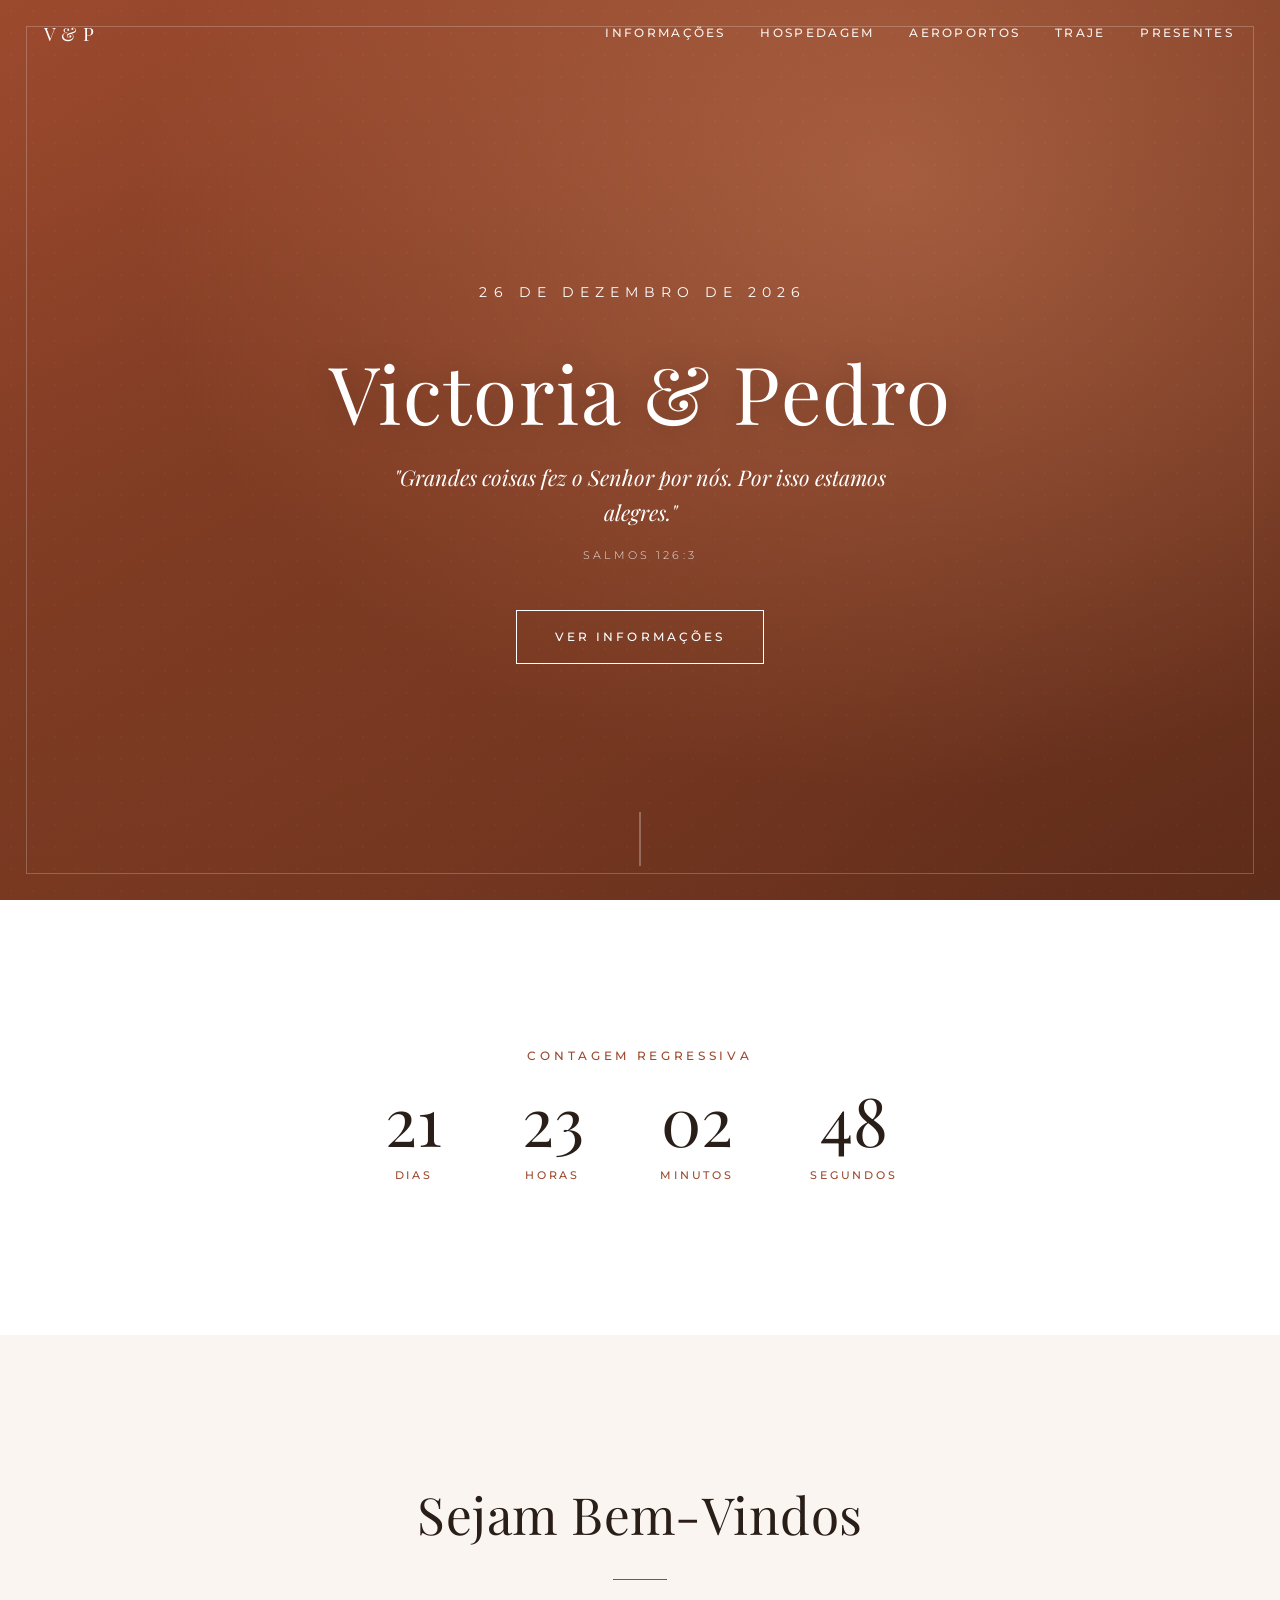
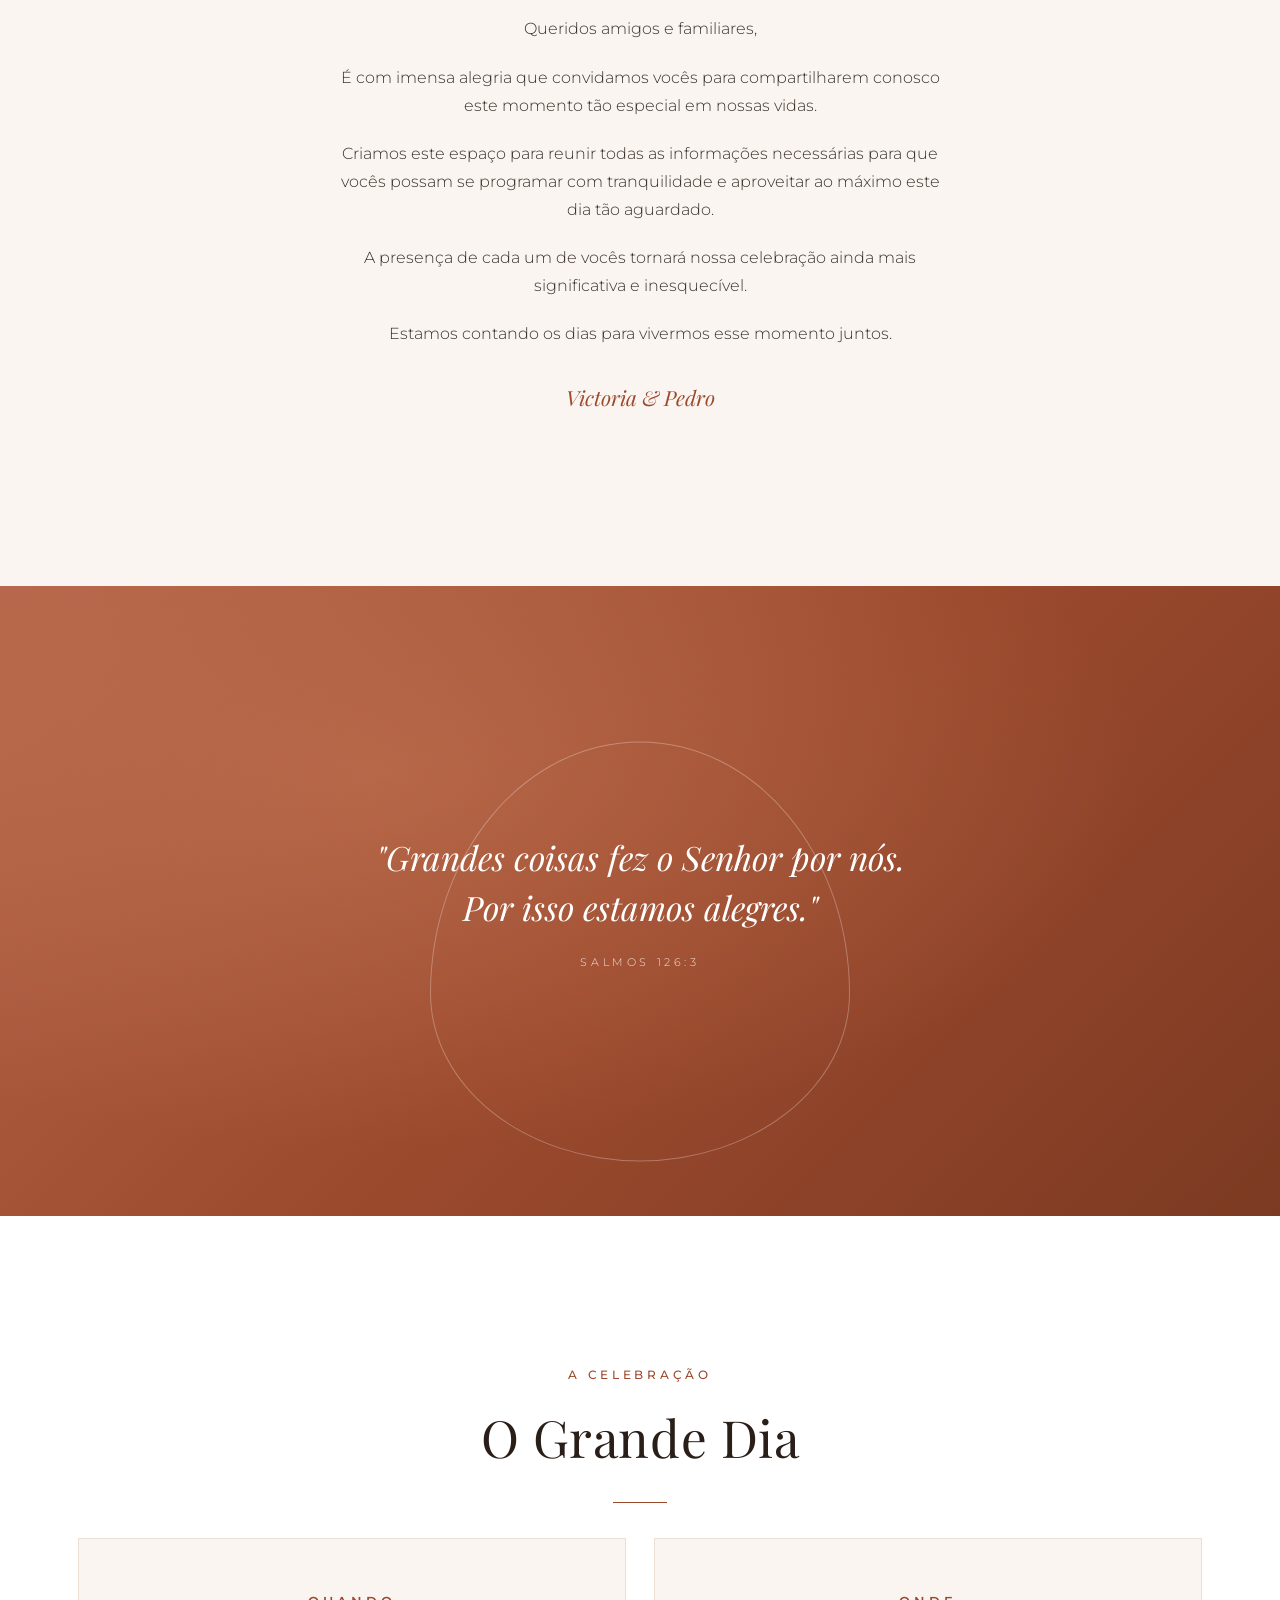
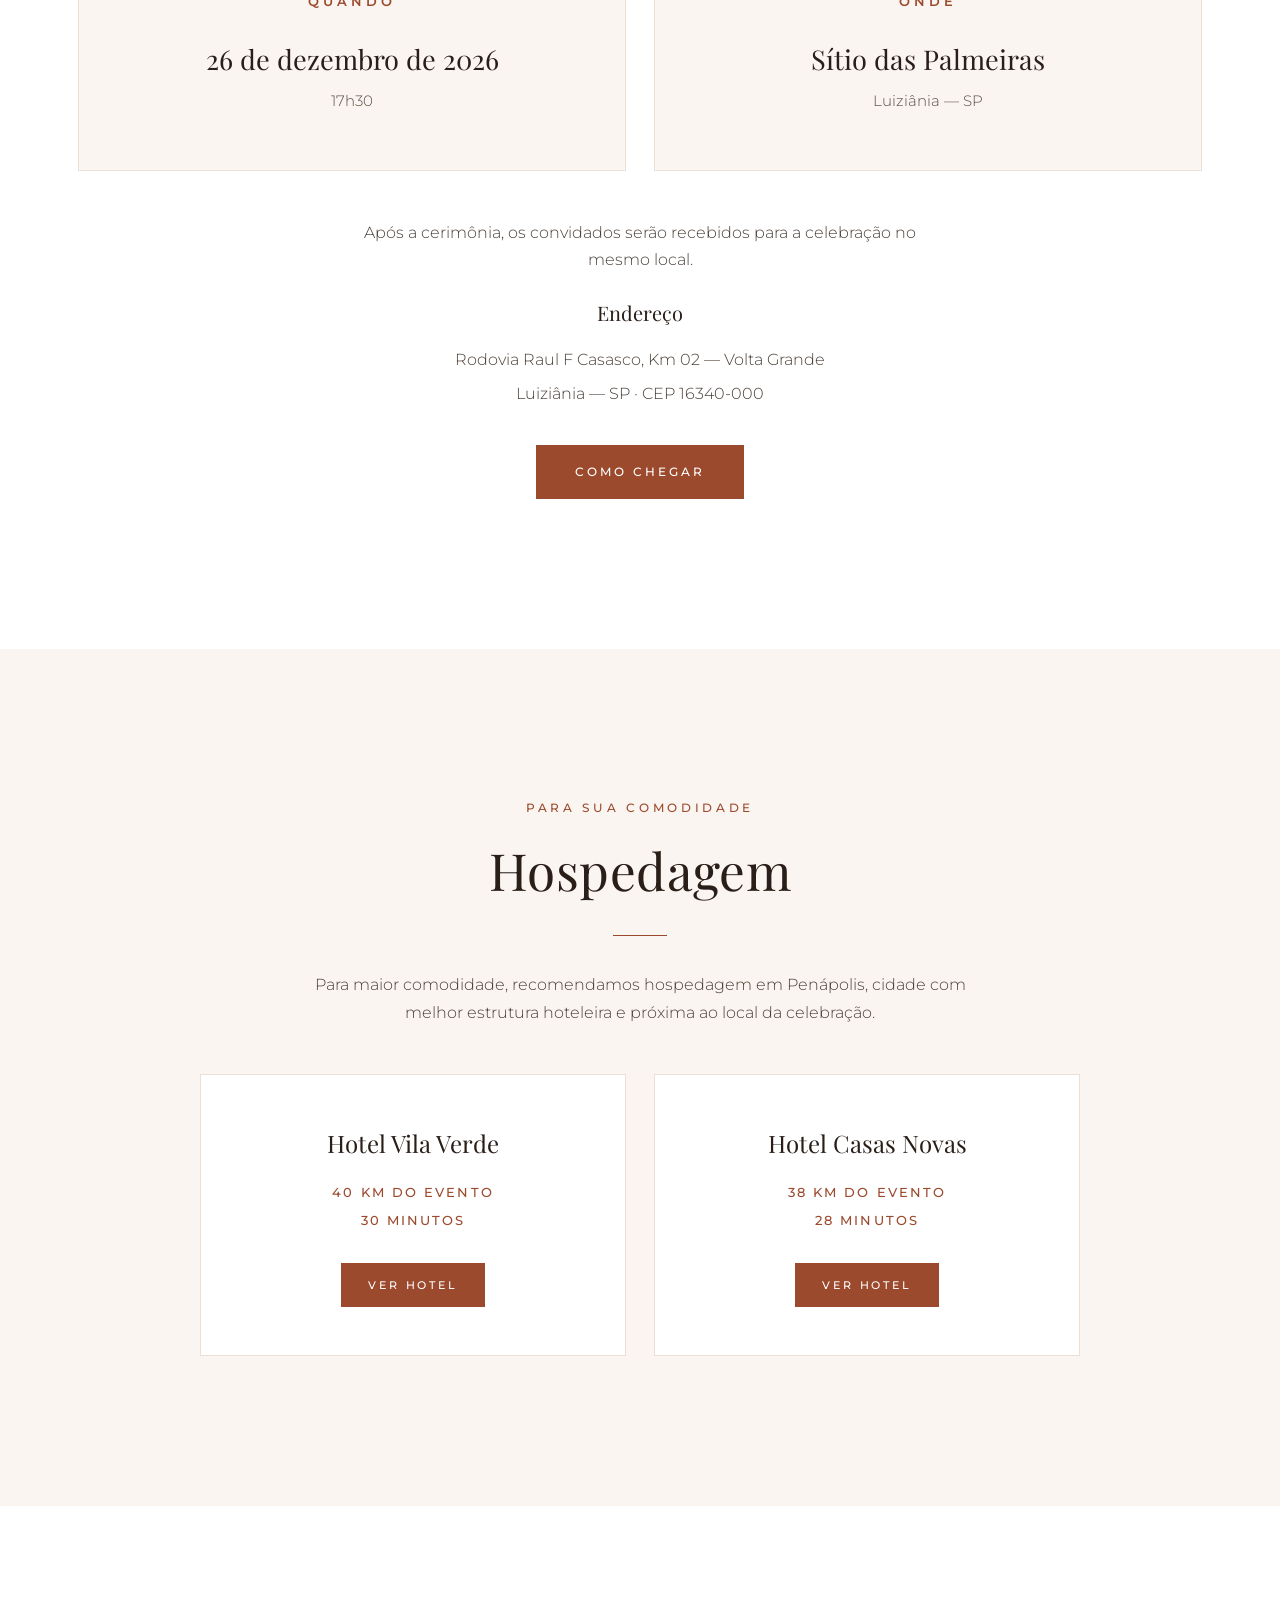
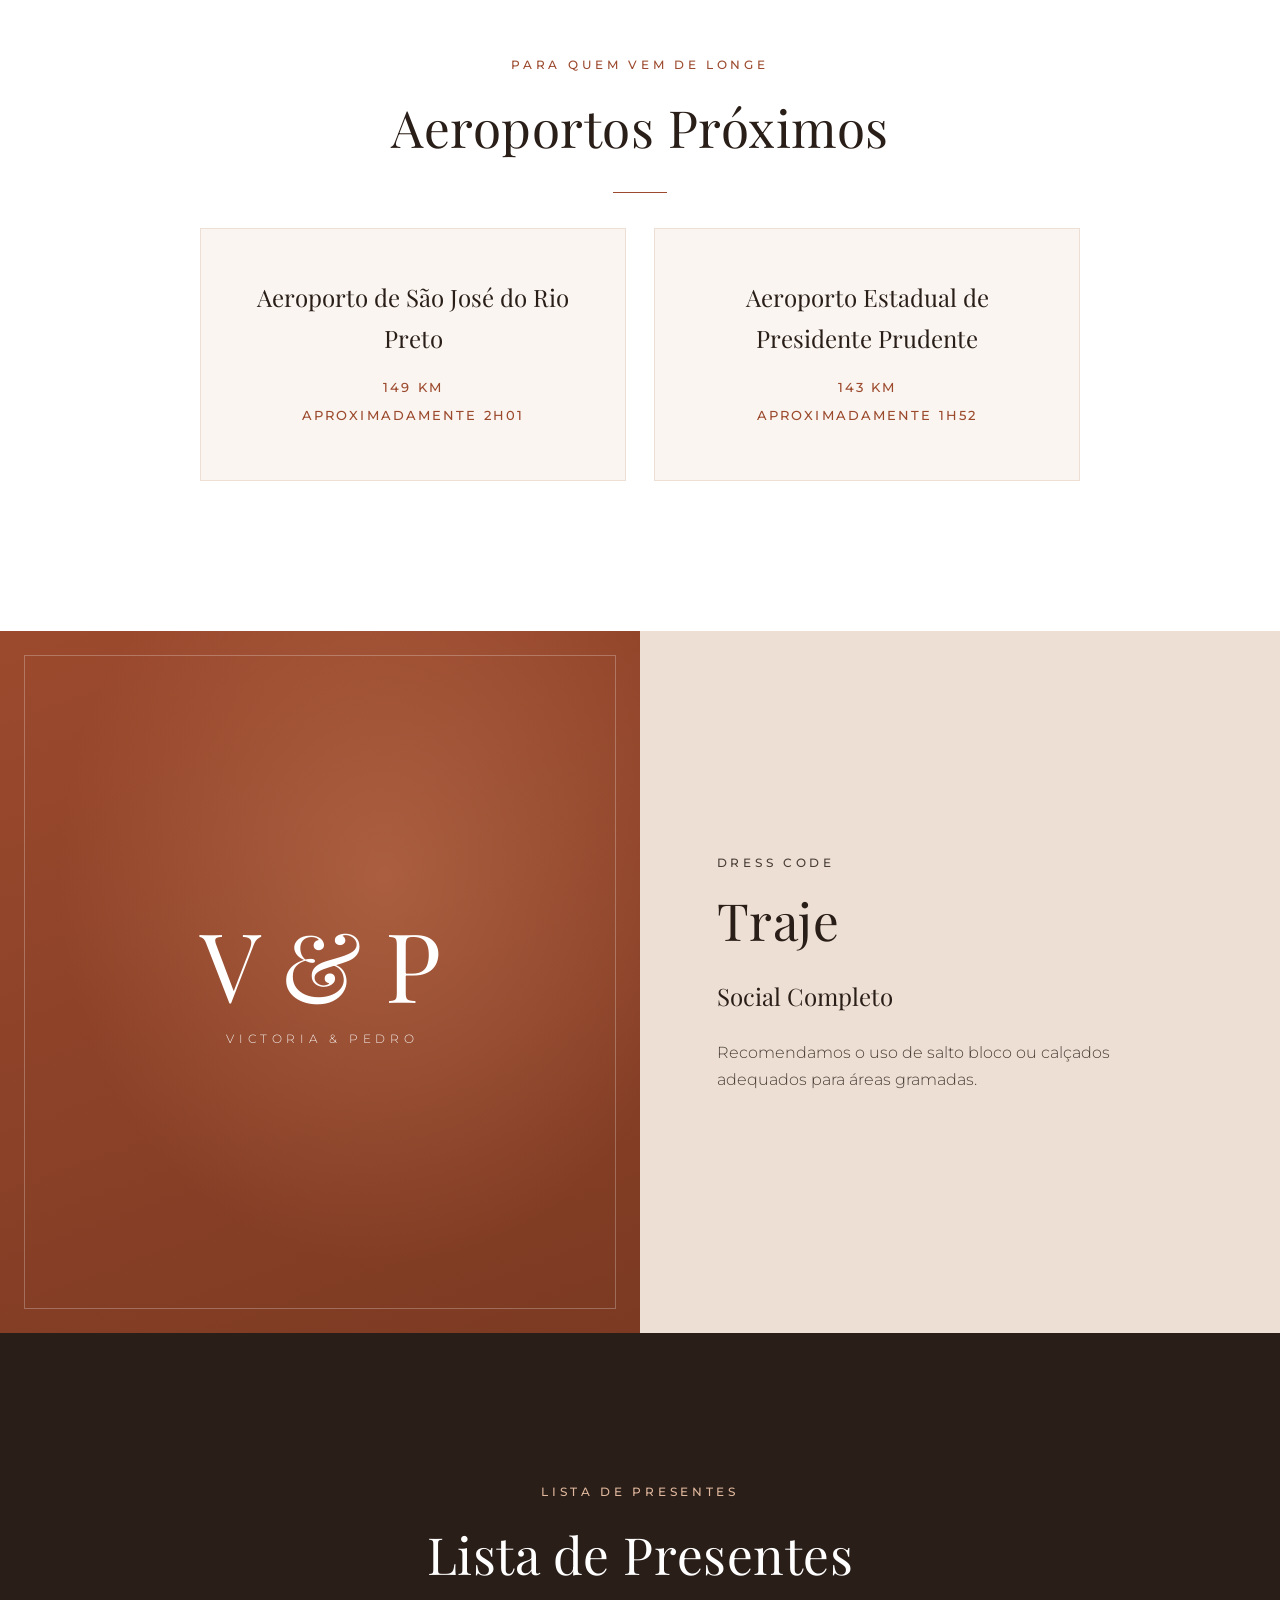
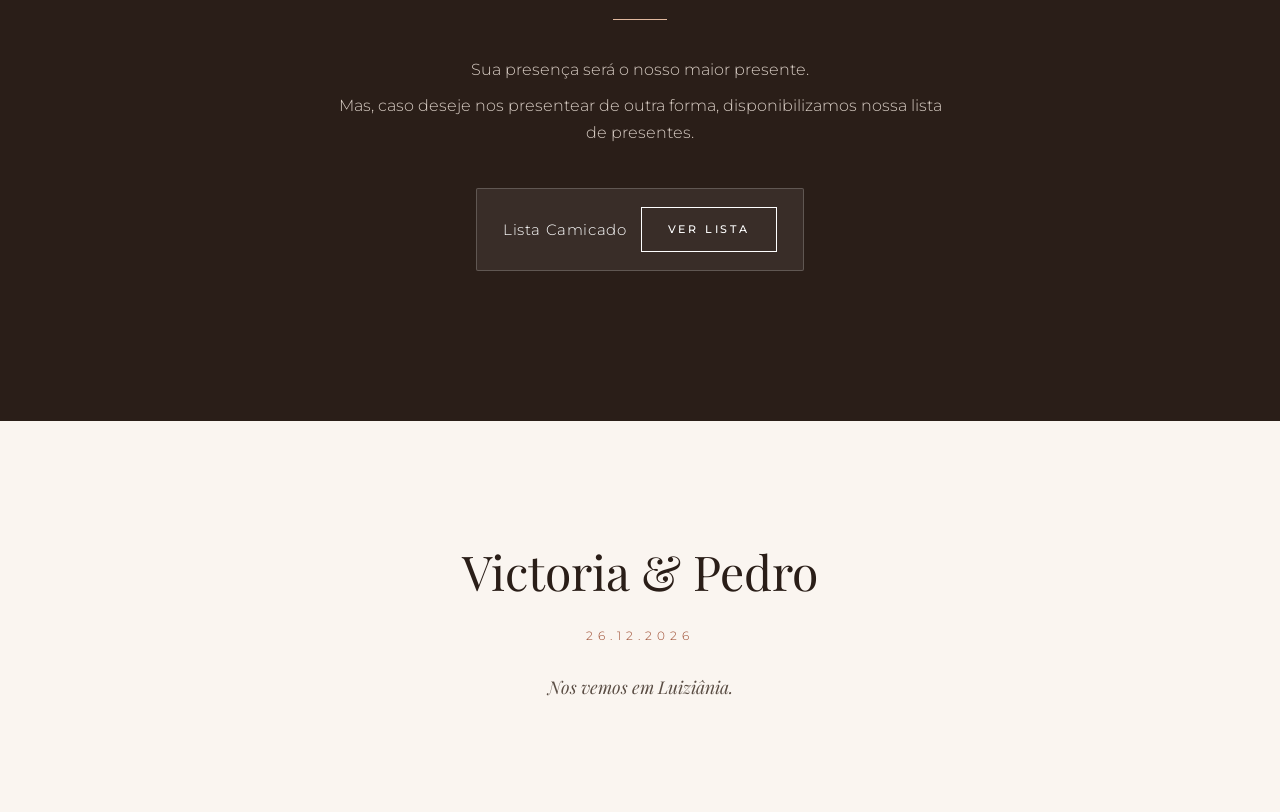
<file: index.html>
<!DOCTYPE html>
<html lang="pt-BR">
<head>
  <meta charset="UTF-8">
  <meta name="viewport" content="width=device-width, initial-scale=1.0, viewport-fit=cover">

  <!-- ===================== SEO PRIMÁRIO ===================== -->
  <title>Victoria & Pedro · 26 de dezembro de 2026</title>
  <meta name="description" content="Victoria & Pedro vão se casar no dia 26 de dezembro de 2026, no Sítio das Palmeiras, em Luiziânia - SP. Confira todas as informações da celebração.">
  <meta name="author" content="Victoria & Pedro">
  <meta name="theme-color" content="#9C4A2E">
  <link rel="canonical" href="https://victoriaepedro.com.br/">

  <!-- ===================== OPEN GRAPH ===================== -->
  <meta property="og:type" content="website">
  <meta property="og:locale" content="pt_BR">
  <meta property="og:site_name" content="Victoria & Pedro">
  <meta property="og:title" content="Victoria & Pedro · 26 de dezembro de 2026">
  <meta property="og:description" content="Casamento de Victoria & Pedro no Sítio das Palmeiras, Luiziânia - SP. Veja data, local, hospedagem e mais.">
  <meta property="og:url" content="https://victoriaepedro.com.br/">
  <!-- Substitua pela imagem de compartilhamento (1200x630px) quando disponível -->
  <meta property="og:image" content="https://victoriaepedro.com.br/assets/og-image.jpg">
  <meta property="og:image:width" content="1200">
  <meta property="og:image:height" content="630">
  <meta property="og:image:alt" content="Victoria & Pedro — 26 de dezembro de 2026">

  <!-- ===================== TWITTER CARDS ===================== -->
  <meta name="twitter:card" content="summary_large_image">
  <meta name="twitter:title" content="Victoria & Pedro · 26 de dezembro de 2026">
  <meta name="twitter:description" content="Casamento de Victoria & Pedro no Sítio das Palmeiras, Luiziânia - SP.">
  <meta name="twitter:image" content="https://victoriaepedro.com.br/assets/og-image.jpg">
  <meta name="twitter:image:alt" content="Victoria & Pedro — 26 de dezembro de 2026">

  <!--
    ===================== FAVICON =====================
    Substitua os arquivos abaixo na pasta /assets/ pelos seus ícones.
    Gere o conjunto em https://realfavicongenerator.net e troque os caminhos.
  -->
  <link rel="icon" href="/assets/favicon.ico" sizes="any">
  <link rel="icon" type="image/svg+xml" href="/assets/favicon.svg">
  <link rel="apple-touch-icon" href="/assets/apple-touch-icon.png">
  <link rel="manifest" href="/assets/site.webmanifest">

  <!-- ===================== STRUCTURED DATA (Event) ===================== -->
  <script type="application/ld+json">
  {
    "@context": "https://schema.org",
    "@type": "Event",
    "name": "Casamento de Victoria & Pedro",
    "startDate": "2026-12-26T17:30:00-03:00",
    "eventStatus": "https://schema.org/EventScheduled",
    "eventAttendanceMode": "https://schema.org/OfflineEventAttendanceMode",
    "location": {
      "@type": "Place",
      "name": "Sítio das Palmeiras",
      "address": {
        "@type": "PostalAddress",
        "streetAddress": "Rodovia Raul F Casasco, Km 02 - Volta Grande",
        "addressLocality": "Luiziânia",
        "addressRegion": "SP",
        "postalCode": "16340-000",
        "addressCountry": "BR"
      }
    },
    "organizer": { "@type": "Person", "name": "Victoria & Pedro" }
  }
  </script>

  <!-- ===================== FONTES ===================== -->
  <link rel="preconnect" href="https://fonts.googleapis.com">
  <link rel="preconnect" href="https://fonts.gstatic.com" crossorigin>
  <link href="https://fonts.googleapis.com/css2?family=Playfair+Display:ital,wght@0,400;0,500;0,600;1,400&family=Montserrat:wght@300;400;500;600&display=swap" rel="stylesheet">

  <!-- ===================== ESTILOS ===================== -->
  <link rel="stylesheet" href="style.css">
</head>

<body>
  <!-- Pular para o conteúdo (acessibilidade por teclado) -->
  <a href="#main" class="skip-link">Pular para o conteúdo</a>

  <!-- ============================ NAVBAR ============================ -->
  <header>
    <nav class="nav" id="nav" aria-label="Navegação principal">
      <a href="#top" class="nav__brand" aria-label="Victoria e Pedro — início">V &amp; P</a>

      <ul class="nav__links" id="nav-links">
        <li><a href="#info">Informações</a></li>
        <li><a href="#hospedagem">Hospedagem</a></li>
        <li><a href="#aeroportos">Aeroportos</a></li>
        <li><a href="#traje">Traje</a></li>
        <li><a href="#presentes">Presentes</a></li>
      </ul>

      <button class="nav__toggle" id="nav-toggle"
              aria-label="Abrir menu" aria-expanded="false" aria-controls="nav-links">
        <span></span><span></span><span></span>
      </button>
    </nav>
  </header>

  <main id="main">
    <!-- ============================ HERO ============================ -->
    <section class="hero" id="top" aria-labelledby="hero-names">
      <div class="hero__bg" aria-hidden="true"></div>
      <div class="hero__content">
        <p class="hero__date anim a1">26 de dezembro de 2026</p>
        <h1 class="hero__names anim a2" id="hero-names">Victoria &amp; Pedro</h1>
        <p class="hero__verse anim a3">
          "Grandes coisas fez o Senhor por nós. Por isso estamos alegres."
          <span class="hero__ref">Salmos 126:3</span>
        </p>
        <a href="#info" class="btn btn--light anim a4">Ver Informações</a>
      </div>
      <div class="scroll-cue" aria-hidden="true"></div>
    </section>

    <!-- ====================== CONTAGEM REGRESSIVA ====================== -->
    <section class="countdown pad" id="info" aria-labelledby="countdown-title">
      <div class="container center">
        <h2 class="eyebrow" id="countdown-title">Contagem Regressiva</h2>
        <!-- aria-live para leitores de tela -->
        <div class="count-grid reveal d1" role="timer" aria-live="polite"
             aria-label="Tempo restante para o casamento">
          <div class="count-item">
            <div class="count-num" id="cd-days">00</div>
            <div class="count-label">Dias</div>
          </div>
          <div class="count-item">
            <div class="count-num" id="cd-hours">00</div>
            <div class="count-label">Horas</div>
          </div>
          <div class="count-item">
            <div class="count-num" id="cd-mins">00</div>
            <div class="count-label">Minutos</div>
          </div>
          <div class="count-item">
            <div class="count-num" id="cd-secs">00</div>
            <div class="count-label">Segundos</div>
          </div>
        </div>
      </div>
    </section>

    <!-- ========================= BOAS-VINDAS ========================= -->
    <section class="welcome pad" aria-labelledby="welcome-title">
      <div class="container center read">
        <h2 class="section-title reveal" id="welcome-title">Sejam Bem-Vindos</h2>
        <div class="divider reveal d1" aria-hidden="true"></div>
        <div class="reveal d2">
          <p>Queridos amigos e familiares,</p>
          <p>É com imensa alegria que convidamos vocês para compartilharem conosco este momento tão especial em nossas vidas.</p>
          <p>Criamos este espaço para reunir todas as informações necessárias para que vocês possam se programar com tranquilidade e aproveitar ao máximo este dia tão aguardado.</p>
          <p>A presença de cada um de vocês tornará nossa celebração ainda mais significativa e inesquecível.</p>
          <p>Estamos contando os dias para vivermos esse momento juntos.</p>
          <p class="sign">Victoria &amp; Pedro</p>
        </div>
      </div>
    </section>

    <!-- ===================== SEÇÃO EDITORIAL ===================== -->
    <section class="editorial editorial--1" aria-label="Mensagem do casal">
      <div class="editorial__arc" aria-hidden="true"></div>
      <p class="editorial__quote reveal">
        <span class="editorial__line" aria-hidden="true"></span>
        "Grandes coisas fez o Senhor por nós. Por isso estamos alegres."
        <span class="editorial__sub">Salmos 126:3</span>
      </p>
    </section>

    <!-- ========================= O GRANDE DIA ========================= -->
    <section class="bigday pad" id="grande-dia" aria-labelledby="bigday-title">
      <div class="container center">
        <p class="eyebrow reveal">A celebração</p>
        <h2 class="section-title reveal d1" id="bigday-title">O Grande Dia</h2>
        <div class="divider reveal d1" aria-hidden="true"></div>

        <div class="cards">
          <div class="card reveal d1">
            <h3>Quando</h3>
            <p class="big">26 de dezembro de 2026</p>
            <p class="sub">17h30</p>
          </div>
          <div class="card reveal d2">
            <h3>Onde</h3>
            <p class="big">Sítio das Palmeiras</p>
            <p class="sub">Luiziânia — SP</p>
          </div>
        </div>

        <div class="address-box reveal d1">
          <p>Após a cerimônia, os convidados serão recebidos para a celebração no mesmo local.</p>
          <p class="place" style="margin-top:1.4rem;">Endereço</p>
          <p>Rodovia Raul F Casasco, Km 02 — Volta Grande</p>
          <p>Luiziânia — SP · CEP 16340-000</p>
          <a href="https://maps.app.goo.gl/Vqvwk79PdrW99xK56" target="_blank" rel="noopener"
             class="btn btn--solid" aria-label="Como chegar — abrir local no Google Maps (nova aba)">Como Chegar</a>
        </div>
      </div>
    </section>

    <!-- ========================== HOSPEDAGEM ========================== -->
    <section class="info pad" id="hospedagem" aria-labelledby="hosp-title">
      <div class="container center">
        <p class="eyebrow reveal">Para sua comodidade</p>
        <h2 class="section-title reveal d1" id="hosp-title">Hospedagem</h2>
        <div class="divider reveal d1" aria-hidden="true"></div>
        <p class="lead reveal d1">Para maior comodidade, recomendamos hospedagem em Penápolis, cidade com melhor estrutura hoteleira e próxima ao local da celebração.</p>

        <div class="info-grid">
          <div class="info-card reveal d1">
            <p class="name">Hotel Vila Verde</p>
            <p class="meta"><span>40 km do evento</span><span>30 minutos</span></p>
            <a class="btn btn--solid" href="https://www.hotelvilaverdepenapolis.com.br/"
               target="_blank" rel="noopener noreferrer"
               aria-label="Abrir site do Hotel Vila Verde em nova aba">Ver hotel</a>
          </div>
          <div class="info-card reveal d2">
            <p class="name">Hotel Casas Novas</p>
            <p class="meta"><span>38 km do evento</span><span>28 minutos</span></p>
            <a class="btn btn--solid" href="https://www.instagram.com/hotel.casasnovas/"
               target="_blank" rel="noopener noreferrer"
               aria-label="Abrir Instagram do Hotel Casas Novas em nova aba">Ver hotel</a>
          </div>
        </div>
      </div>
    </section>

    <!-- ========================== AEROPORTOS ========================== -->
    <section class="info info--alt pad" id="aeroportos" aria-labelledby="aero-title">
      <div class="container center">
        <p class="eyebrow reveal">Para quem vem de longe</p>
        <h2 class="section-title reveal d1" id="aero-title">Aeroportos Próximos</h2>
        <div class="divider reveal d1" aria-hidden="true"></div>

        <div class="info-grid">
          <div class="info-card reveal d1">
            <p class="name">Aeroporto de São José do Rio Preto</p>
            <p class="meta"><span>149 km</span><span>Aproximadamente 2h01</span></p>
          </div>
          <div class="info-card reveal d2">
            <p class="name">Aeroporto Estadual de Presidente Prudente</p>
            <p class="meta"><span>143 km</span><span>Aproximadamente 1h52</span></p>
          </div>
        </div>
      </div>
    </section>

    <!-- ============================ TRAJE ============================ -->
    <section class="attire" id="traje" aria-labelledby="attire-title">
      <div class="attire__img reveal" aria-hidden="true">
        <div class="attire__mono">
          <div class="amp">V &amp; P</div>
          <div class="names">Victoria &amp; Pedro</div>
        </div>
      </div>
      <div class="attire__text reveal d1">
        <p class="eyebrow">Dress code</p>
        <h2 class="section-title" id="attire-title" style="margin-bottom:1.6rem;">Traje</h2>
        <p class="em">Social Completo</p>
        <p>Recomendamos o uso de salto bloco ou calçados adequados para áreas gramadas.</p>
      </div>
    </section>

    <!-- =========================== PRESENTES =========================== -->
    <section class="gifts pad" id="presentes" aria-labelledby="gifts-title">
      <div class="container center read">
        <p class="eyebrow reveal">Lista de presentes</p>
        <h2 class="section-title reveal d1" id="gifts-title">Lista de Presentes</h2>
        <div class="divider reveal d1" aria-hidden="true"></div>
        <p class="reveal d2">Sua presença será o nosso maior presente.</p>
        <p class="reveal d2" style="margin-top:.6rem;">Mas, caso deseje nos presentear de outra forma, disponibilizamos nossa lista de presentes.</p>

        <div class="link-box reveal d2">
          <span class="link-key">Lista Camicado</span>
          <a class="btn btn--light" href="https://lista.camicado.com.br/pedroevictoria"
             target="_blank" rel="noopener noreferrer"
             aria-label="Abrir lista de presentes na Camicado em nova aba">Ver lista</a>
        </div>
      </div>
    </section>
  </main>

  <!-- ============================ RODAPÉ ============================ -->
  <footer aria-label="Rodapé">
    <div class="container">
      <p class="fnames reveal">Victoria &amp; Pedro</p>
      <p class="fdate reveal d1">26.12.2026</p>
      <p class="fmsg reveal d1">Nos vemos em Luiziânia.</p>
    </div>
  </footer>

  <!-- Toast de feedback (acessível via aria-live) -->

  <!-- ===================== SCRIPTS ===================== -->
  <script src="script.js" defer></script>
</body>
</html>
</file>
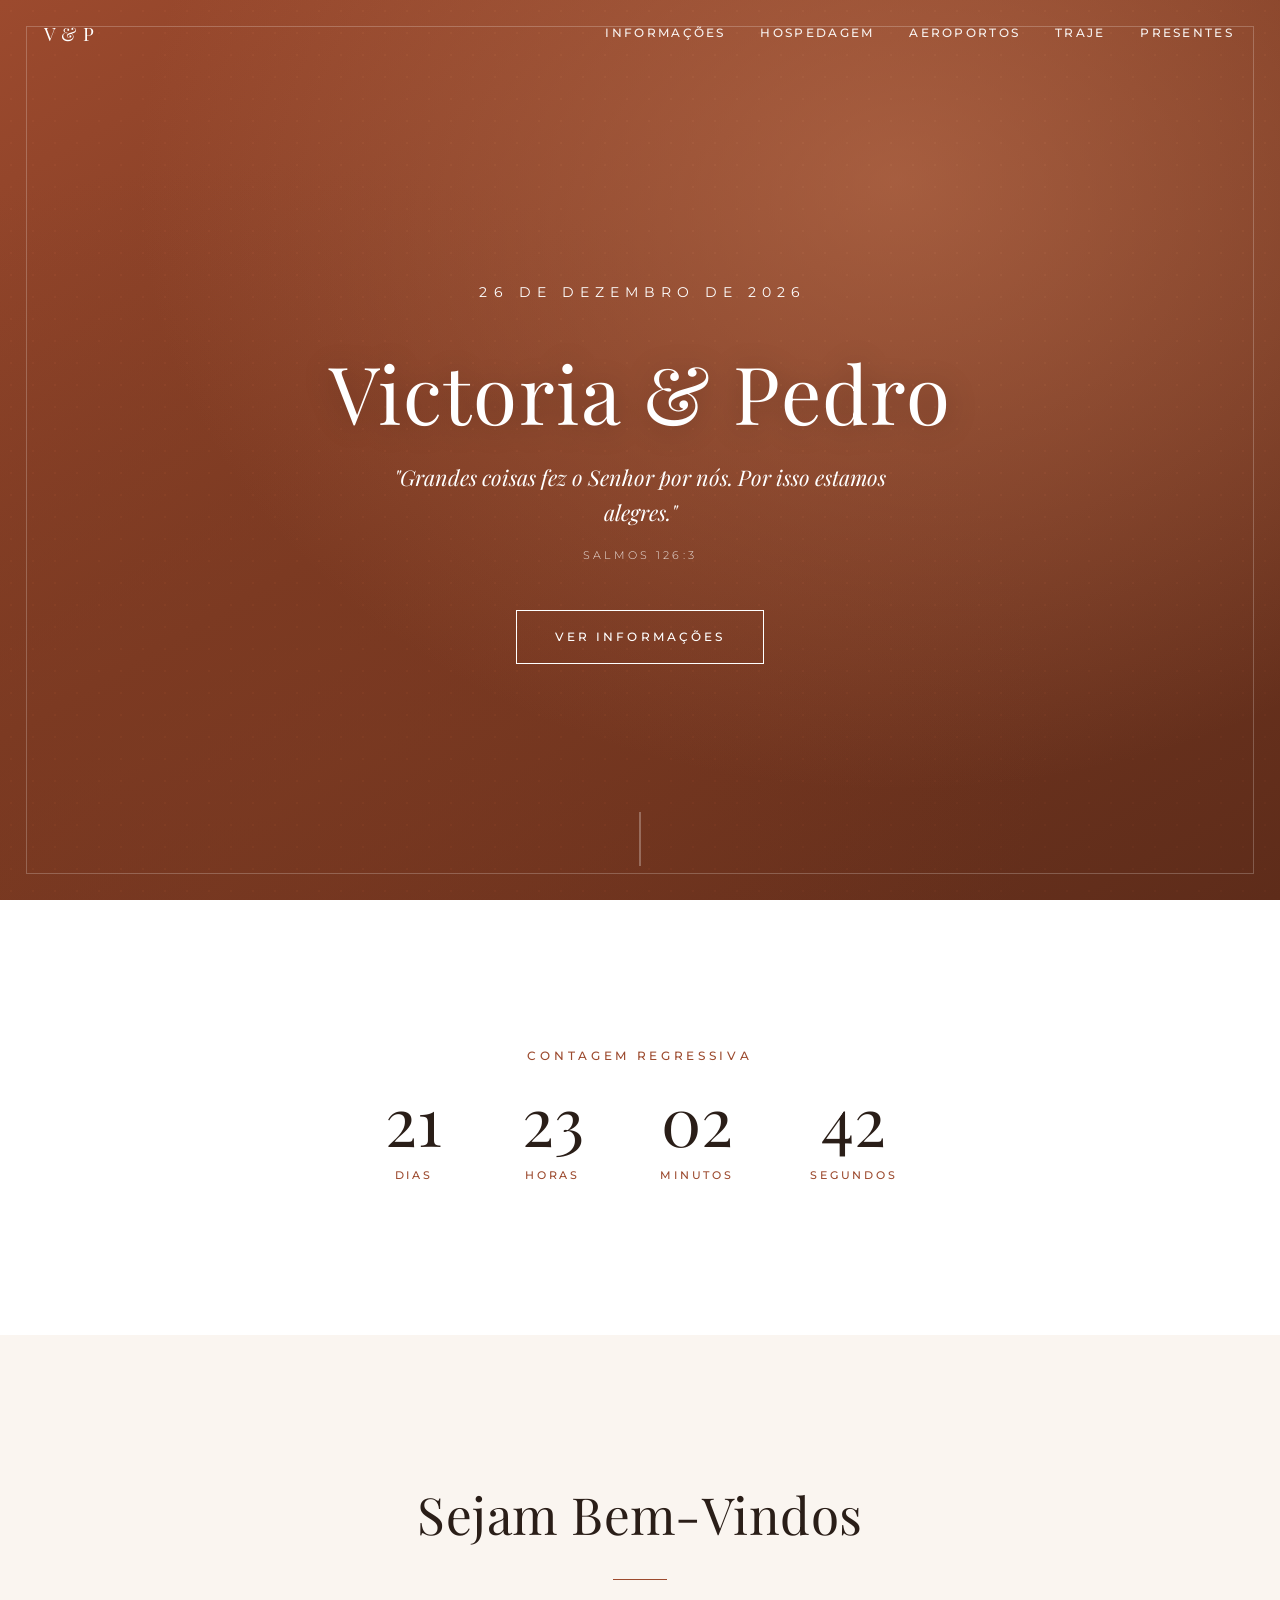
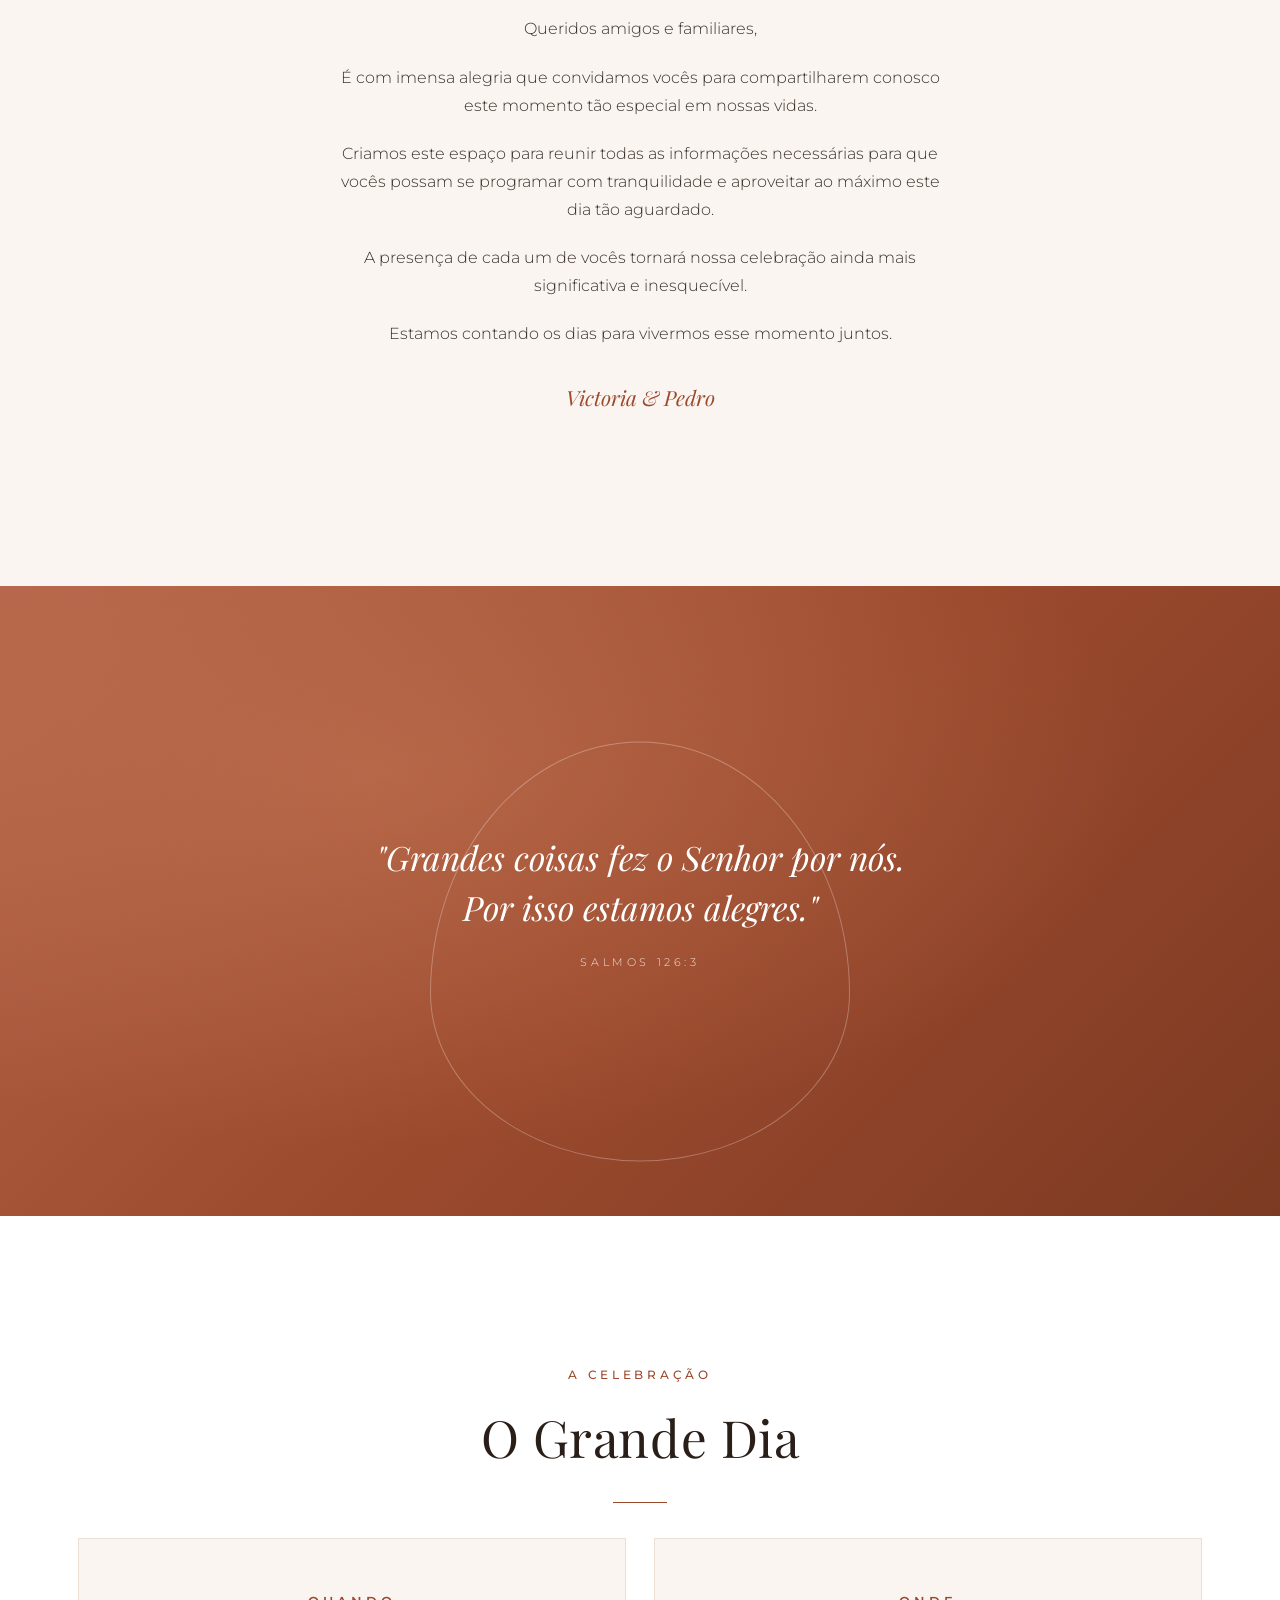
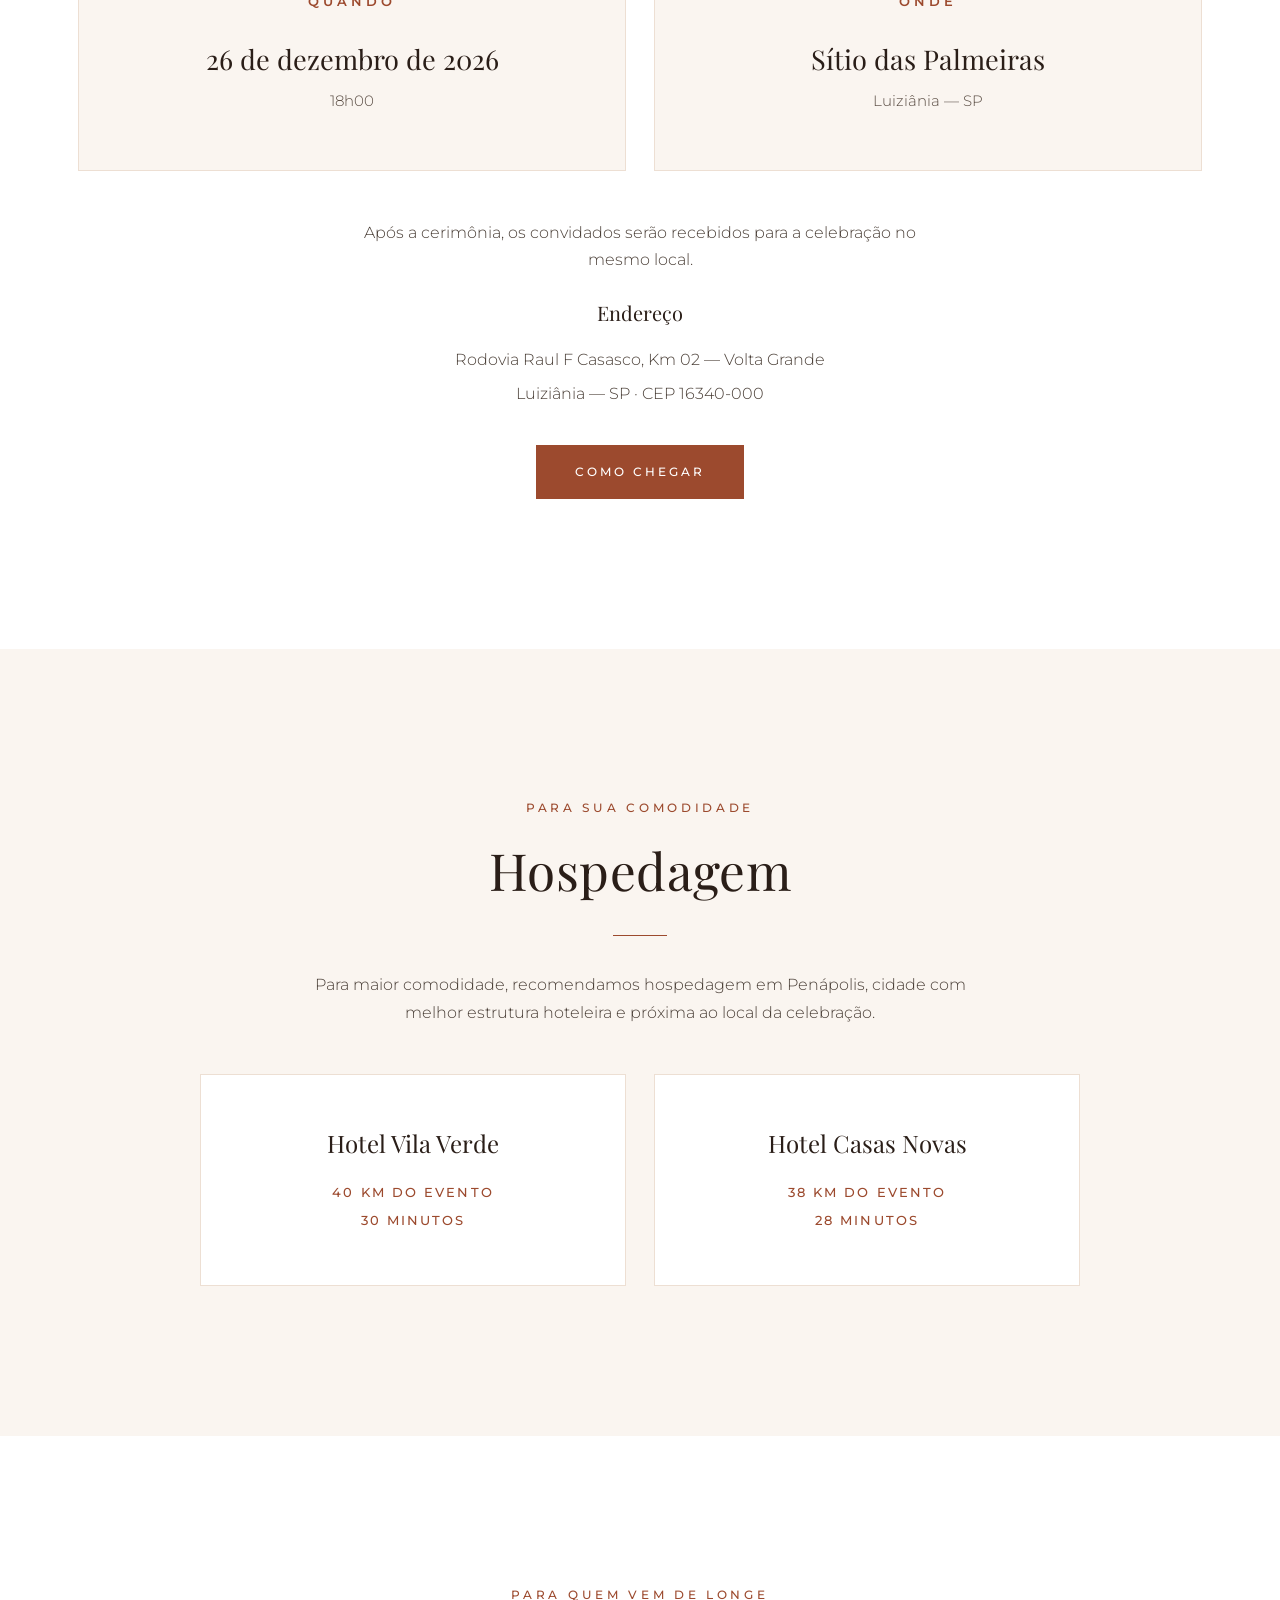
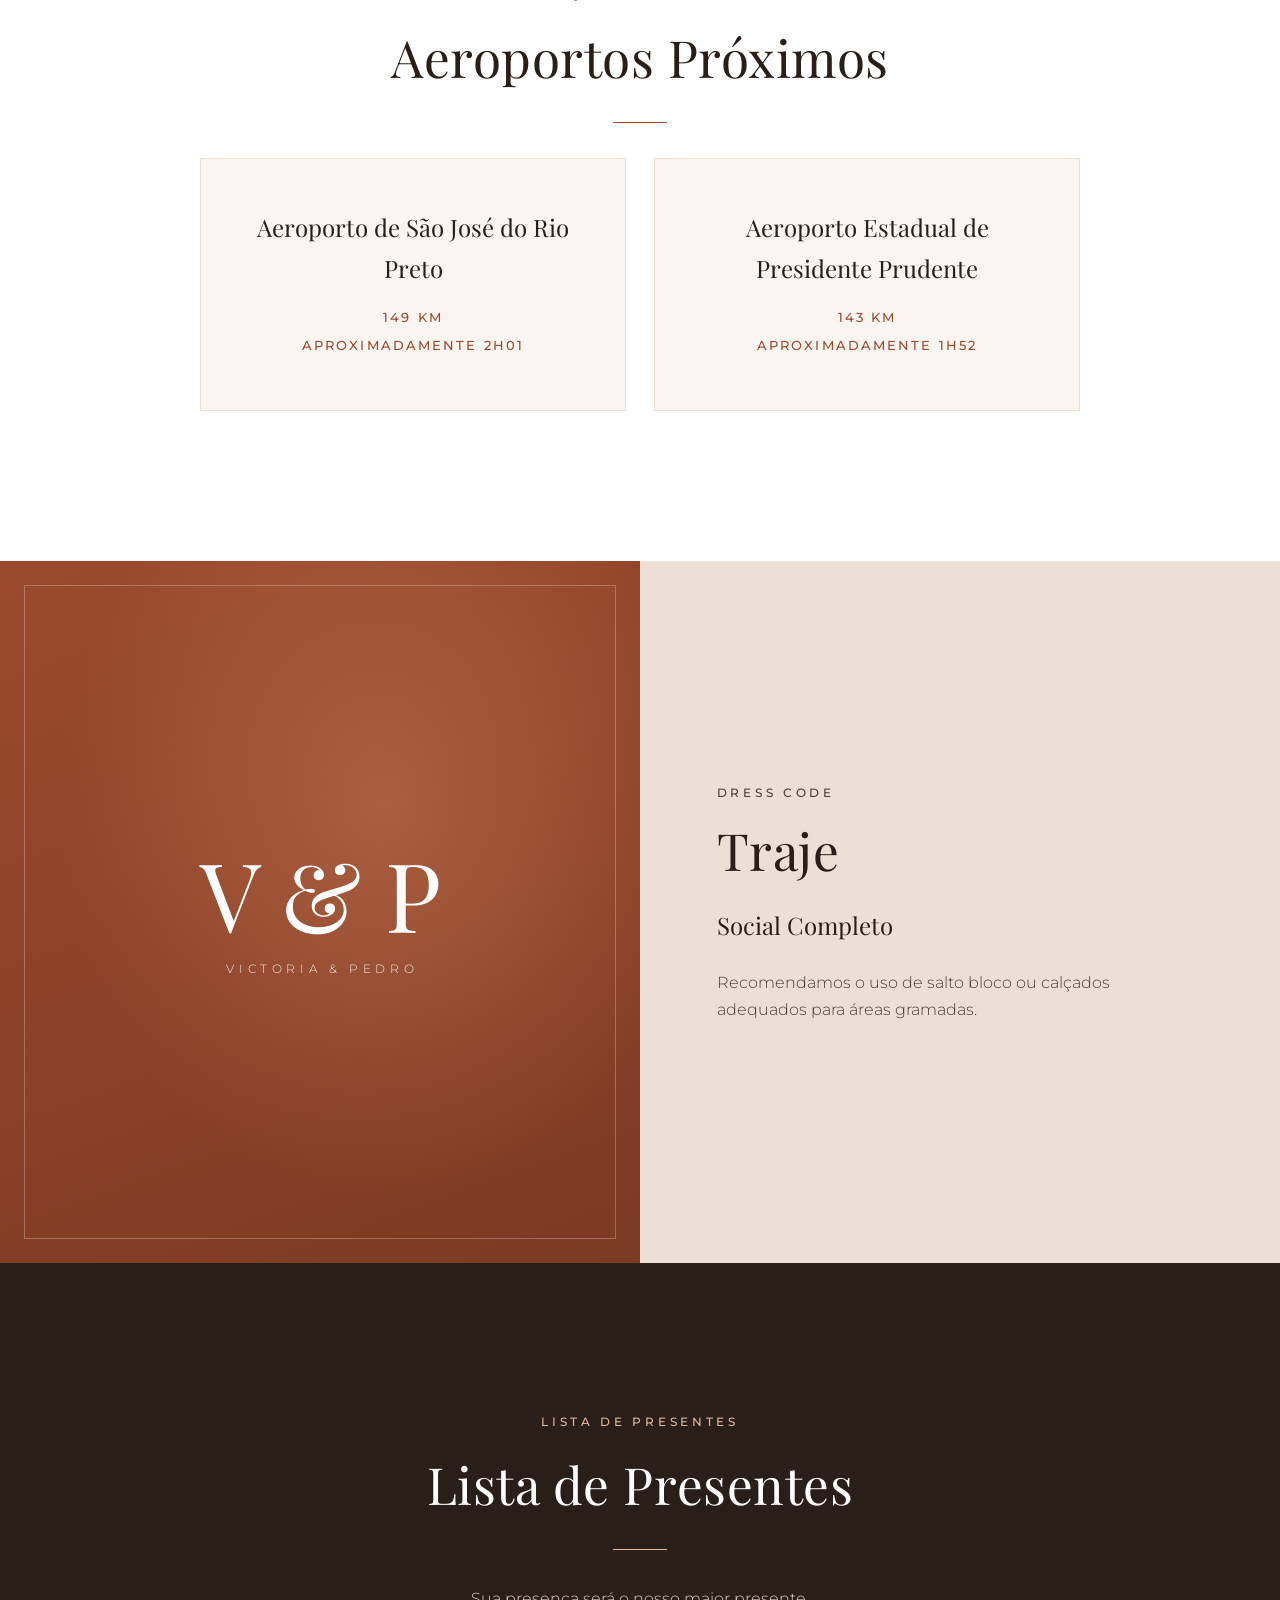
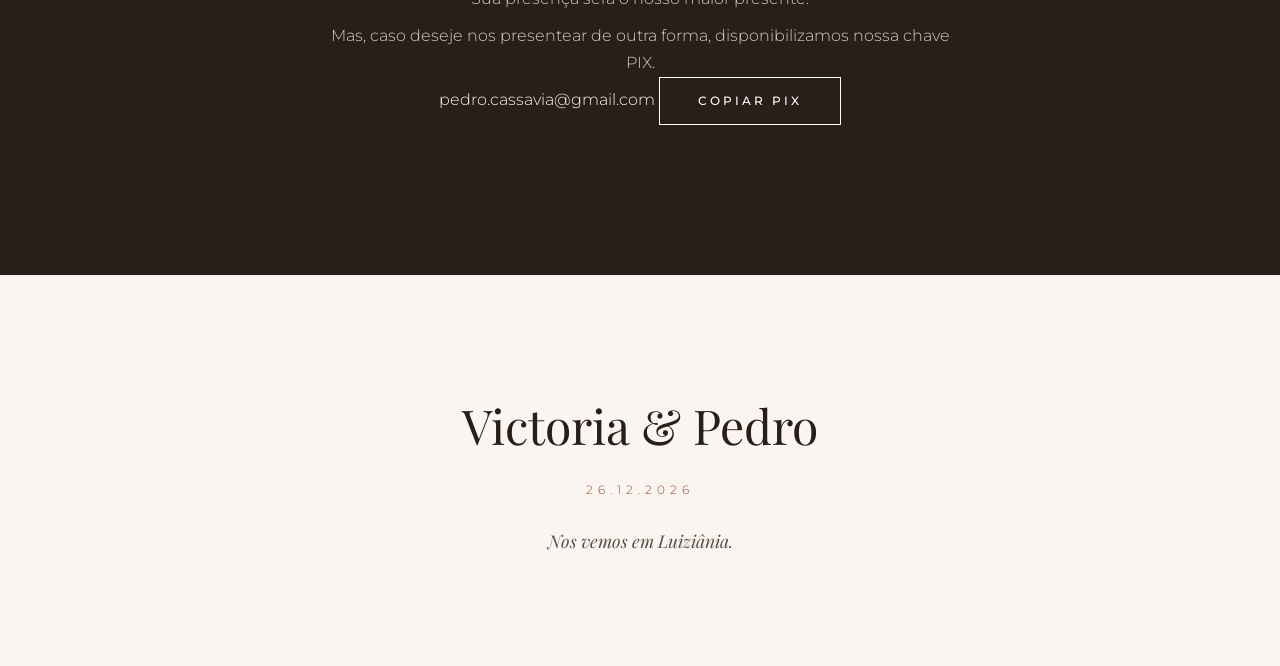
<file: file-index.html>
<!DOCTYPE html>
<html lang="pt-BR">
<head>
  <meta charset="UTF-8">
  <meta name="viewport" content="width=device-width, initial-scale=1.0">

  <!-- ===================== SEO PRIMÁRIO ===================== -->
  <title>Victoria & Pedro · 26 de dezembro de 2026</title>
  <meta name="description" content="Victoria & Pedro vão se casar no dia 26 de dezembro de 2026, no Sítio das Palmeiras, em Luiziânia - SP. Confira todas as informações da celebração.">
  <meta name="author" content="Victoria & Pedro">
  <meta name="theme-color" content="#9C4A2E">
  <link rel="canonical" href="https://victoriaepedro.com.br/">

  <!-- ===================== OPEN GRAPH ===================== -->
  <meta property="og:type" content="website">
  <meta property="og:locale" content="pt_BR">
  <meta property="og:site_name" content="Victoria & Pedro">
  <meta property="og:title" content="Victoria & Pedro · 26 de dezembro de 2026">
  <meta property="og:description" content="Casamento de Victoria & Pedro no Sítio das Palmeiras, Luiziânia - SP. Veja data, local, hospedagem e mais.">
  <meta property="og:url" content="https://victoriaepedro.com.br/">
  <!-- Substitua pela imagem de compartilhamento (1200x630px) quando disponível -->
  <meta property="og:image" content="https://victoriaepedro.com.br/assets/og-image.jpg">
  <meta property="og:image:width" content="1200">
  <meta property="og:image:height" content="630">
  <meta property="og:image:alt" content="Victoria & Pedro — 26 de dezembro de 2026">

  <!-- ===================== TWITTER CARDS ===================== -->
  <meta name="twitter:card" content="summary_large_image">
  <meta name="twitter:title" content="Victoria & Pedro · 26 de dezembro de 2026">
  <meta name="twitter:description" content="Casamento de Victoria & Pedro no Sítio das Palmeiras, Luiziânia - SP.">
  <meta name="twitter:image" content="https://victoriaepedro.com.br/assets/og-image.jpg">
  <meta name="twitter:image:alt" content="Victoria & Pedro — 26 de dezembro de 2026">

  <!--
    ===================== FAVICON =====================
    Substitua os arquivos abaixo na pasta /assets/ pelos seus ícones.
    Gere o conjunto em https://realfavicongenerator.net e troque os caminhos.
  -->
  <link rel="icon" href="/assets/favicon.ico" sizes="any">
  <link rel="icon" type="image/svg+xml" href="/assets/favicon.svg">
  <link rel="apple-touch-icon" href="/assets/apple-touch-icon.png">
  <link rel="manifest" href="/assets/site.webmanifest">

  <!-- ===================== STRUCTURED DATA (Event) ===================== -->
  <script type="application/ld+json">
  {
    "@context": "https://schema.org",
    "@type": "Event",
    "name": "Casamento de Victoria & Pedro",
    "startDate": "2026-12-26T18:00:00-03:00",
    "eventStatus": "https://schema.org/EventScheduled",
    "eventAttendanceMode": "https://schema.org/OfflineEventAttendanceMode",
    "location": {
      "@type": "Place",
      "name": "Sítio das Palmeiras",
      "address": {
        "@type": "PostalAddress",
        "streetAddress": "Rodovia Raul F Casasco, Km 02 - Volta Grande",
        "addressLocality": "Luiziânia",
        "addressRegion": "SP",
        "postalCode": "16340-000",
        "addressCountry": "BR"
      }
    },
    "organizer": { "@type": "Person", "name": "Victoria & Pedro" }
  }
  </script>

  <!-- ===================== FONTES ===================== -->
  <link rel="preconnect" href="https://fonts.googleapis.com">
  <link rel="preconnect" href="https://fonts.gstatic.com" crossorigin>
  <link href="https://fonts.googleapis.com/css2?family=Playfair+Display:ital,wght@0,400;0,500;0,600;1,400&family=Montserrat:wght@300;400;500;600&display=swap" rel="stylesheet">

  <!-- ===================== ESTILOS ===================== -->
  <link rel="stylesheet" href="style.css">
</head>

<body>
  <!-- Pular para o conteúdo (acessibilidade por teclado) -->
  <a href="#main" class="skip-link">Pular para o conteúdo</a>

  <!-- ============================ NAVBAR ============================ -->
  <header>
    <nav class="nav" id="nav" aria-label="Navegação principal">
      <a href="#top" class="nav__brand" aria-label="Victoria e Pedro — início">V &amp; P</a>

      <ul class="nav__links" id="nav-links">
        <li><a href="#info">Informações</a></li>
        <li><a href="#hospedagem">Hospedagem</a></li>
        <li><a href="#aeroportos">Aeroportos</a></li>
        <li><a href="#traje">Traje</a></li>
        <li><a href="#presentes">Presentes</a></li>
      </ul>

      <button class="nav__toggle" id="nav-toggle"
              aria-label="Abrir menu" aria-expanded="false" aria-controls="nav-links">
        <span></span><span></span><span></span>
      </button>
    </nav>
  </header>

  <main id="main">
    <!-- ============================ HERO ============================ -->
    <section class="hero" id="top" aria-labelledby="hero-names">
      <div class="hero__bg" aria-hidden="true"></div>
      <div class="hero__content">
        <p class="hero__date anim a1">26 de dezembro de 2026</p>
        <h1 class="hero__names anim a2" id="hero-names">Victoria &amp; Pedro</h1>
        <p class="hero__verse anim a3">
          "Grandes coisas fez o Senhor por nós. Por isso estamos alegres."
          <span class="hero__ref">Salmos 126:3</span>
        </p>
        <a href="#info" class="btn btn--light anim a4">Ver Informações</a>
      </div>
      <div class="scroll-cue" aria-hidden="true"></div>
    </section>

    <!-- ====================== CONTAGEM REGRESSIVA ====================== -->
    <section class="countdown pad" id="info" aria-labelledby="countdown-title">
      <div class="container center">
        <h2 class="eyebrow" id="countdown-title">Contagem Regressiva</h2>
        <!-- aria-live para leitores de tela -->
        <div class="count-grid reveal d1" role="timer" aria-live="polite"
             aria-label="Tempo restante para o casamento">
          <div class="count-item">
            <div class="count-num" id="cd-days">00</div>
            <div class="count-label">Dias</div>
          </div>
          <div class="count-item">
            <div class="count-num" id="cd-hours">00</div>
            <div class="count-label">Horas</div>
          </div>
          <div class="count-item">
            <div class="count-num" id="cd-mins">00</div>
            <div class="count-label">Minutos</div>
          </div>
          <div class="count-item">
            <div class="count-num" id="cd-secs">00</div>
            <div class="count-label">Segundos</div>
          </div>
        </div>
      </div>
    </section>

    <!-- ========================= BOAS-VINDAS ========================= -->
    <section class="welcome pad" aria-labelledby="welcome-title">
      <div class="container center read">
        <h2 class="section-title reveal" id="welcome-title">Sejam Bem-Vindos</h2>
        <div class="divider reveal d1" aria-hidden="true"></div>
        <div class="reveal d2">
          <p>Queridos amigos e familiares,</p>
          <p>É com imensa alegria que convidamos vocês para compartilharem conosco este momento tão especial em nossas vidas.</p>
          <p>Criamos este espaço para reunir todas as informações necessárias para que vocês possam se programar com tranquilidade e aproveitar ao máximo este dia tão aguardado.</p>
          <p>A presença de cada um de vocês tornará nossa celebração ainda mais significativa e inesquecível.</p>
          <p>Estamos contando os dias para vivermos esse momento juntos.</p>
          <p class="sign">Victoria &amp; Pedro</p>
        </div>
      </div>
    </section>

    <!-- ===================== SEÇÃO EDITORIAL ===================== -->
    <section class="editorial editorial--1" aria-label="Mensagem do casal">
      <div class="editorial__arc" aria-hidden="true"></div>
      <p class="editorial__quote reveal">
        <span class="editorial__line" aria-hidden="true"></span>
        "Grandes coisas fez o Senhor por nós. Por isso estamos alegres."
        <span class="editorial__sub">Salmos 126:3</span>
      </p>
    </section>

    <!-- ========================= O GRANDE DIA ========================= -->
    <section class="bigday pad" id="grande-dia" aria-labelledby="bigday-title">
      <div class="container center">
        <p class="eyebrow reveal">A celebração</p>
        <h2 class="section-title reveal d1" id="bigday-title">O Grande Dia</h2>
        <div class="divider reveal d1" aria-hidden="true"></div>

        <div class="cards">
          <div class="card reveal d1">
            <h3>Quando</h3>
            <p class="big">26 de dezembro de 2026</p>
            <p class="sub">18h00</p>
          </div>
          <div class="card reveal d2">
            <h3>Onde</h3>
            <p class="big">Sítio das Palmeiras</p>
            <p class="sub">Luiziânia — SP</p>
          </div>
        </div>

        <div class="address-box reveal d1">
          <p>Após a cerimônia, os convidados serão recebidos para a celebração no mesmo local.</p>
          <p class="place" style="margin-top:1.4rem;">Endereço</p>
          <p>Rodovia Raul F Casasco, Km 02 — Volta Grande</p>
          <p>Luiziânia — SP · CEP 16340-000</p>
          <a href="https://maps.app.goo.gl/Vqvwk79PdrW99xK56" target="_blank" rel="noopener"
             class="btn btn--solid" aria-label="Como chegar — abrir local no Google Maps (nova aba)">Como Chegar</a>
        </div>
      </div>
    </section>

    <!-- ========================== HOSPEDAGEM ========================== -->
    <section class="info pad" id="hospedagem" aria-labelledby="hosp-title">
      <div class="container center">
        <p class="eyebrow reveal">Para sua comodidade</p>
        <h2 class="section-title reveal d1" id="hosp-title">Hospedagem</h2>
        <div class="divider reveal d1" aria-hidden="true"></div>
        <p class="lead reveal d1">Para maior comodidade, recomendamos hospedagem em Penápolis, cidade com melhor estrutura hoteleira e próxima ao local da celebração.</p>

        <div class="info-grid">
          <div class="info-card reveal d1">
            <p class="name">Hotel Vila Verde</p>
            <p class="meta"><span>40 km do evento</span><span>30 minutos</span></p>
          </div>
          <div class="info-card reveal d2">
            <p class="name">Hotel Casas Novas</p>
            <p class="meta"><span>38 km do evento</span><span>28 minutos</span></p>
          </div>
        </div>
      </div>
    </section>

    <!-- ========================== AEROPORTOS ========================== -->
    <section class="info info--alt pad" id="aeroportos" aria-labelledby="aero-title">
      <div class="container center">
        <p class="eyebrow reveal">Para quem vem de longe</p>
        <h2 class="section-title reveal d1" id="aero-title">Aeroportos Próximos</h2>
        <div class="divider reveal d1" aria-hidden="true"></div>

        <div class="info-grid">
          <div class="info-card reveal d1">
            <p class="name">Aeroporto de São José do Rio Preto</p>
            <p class="meta"><span>149 km</span><span>Aproximadamente 2h01</span></p>
          </div>
          <div class="info-card reveal d2">
            <p class="name">Aeroporto Estadual de Presidente Prudente</p>
            <p class="meta"><span>143 km</span><span>Aproximadamente 1h52</span></p>
          </div>
        </div>
      </div>
    </section>

    <!-- ============================ TRAJE ============================ -->
    <section class="attire" id="traje" aria-labelledby="attire-title">
      <div class="attire__img reveal" aria-hidden="true">
        <div class="attire__mono">
          <div class="amp">V &amp; P</div>
          <div class="names">Victoria &amp; Pedro</div>
        </div>
      </div>
      <div class="attire__text reveal d1">
        <p class="eyebrow">Dress code</p>
        <h2 class="section-title" id="attire-title" style="margin-bottom:1.6rem;">Traje</h2>
        <p class="em">Social Completo</p>
        <p>Recomendamos o uso de salto bloco ou calçados adequados para áreas gramadas.</p>
      </div>
    </section>

    <!-- =========================== PRESENTES =========================== -->
    <section class="gifts pad" id="presentes" aria-labelledby="gifts-title">
      <div class="container center read">
        <p class="eyebrow reveal">Lista de presentes</p>
        <h2 class="section-title reveal d1" id="gifts-title">Lista de Presentes</h2>
        <div class="divider reveal d1" aria-hidden="true"></div>
        <p class="reveal d2">Sua presença será o nosso maior presente.</p>
        <p class="reveal d2" style="margin-top:.6rem;">Mas, caso deseje nos presentear de outra forma, disponibilizamos nossa chave PIX.</p>

        <div class="pix-box reveal d2">
          <span class="pix-key" id="pix-key">pedro.cassavia@gmail.com</span>
          <button class="btn btn--light" id="copy-pix"
                  aria-label="Copiar chave PIX para a área de transferência">Copiar PIX</button>
        </div>
      </div>
    </section>
  </main>

  <!-- ============================ RODAPÉ ============================ -->
  <footer aria-label="Rodapé">
    <div class="container">
      <p class="fnames reveal">Victoria &amp; Pedro</p>
      <p class="fdate reveal d1">26.12.2026</p>
      <p class="fmsg reveal d1">Nos vemos em Luiziânia.</p>
    </div>
  </footer>

  <!-- Toast de feedback (acessível via aria-live) -->
  <div class="toast" id="toast" role="status" aria-live="polite">Chave PIX copiada com sucesso</div>

  <!-- ===================== SCRIPTS ===================== -->
  <script src="script.js" defer></script>
</body>
</html>
</file>
<file: style.css>
/* ============================================================
   VICTORIA & PEDRO — Folha de estilo · 26.12.2026
   ============================================================ */

/* ============================================================
   1. VARIÁVEIS / PALETA (terracota)
   ============================================================ */
:root{
  --white:#FFFFFF;
  --offwhite:#FAF5F0;      /* off-white quente */
  --beige:#EDDFD3;         /* areia / argila clara */
  --brown:#9C4A2E;         /* terracota principal */
  --terra-deep:#7C3A22;    /* terracota profundo */
  --terra-soft:#C77A57;    /* terracota suave */
  --clay:#B5654A;          /* argila */
  --black:#2A1E18;         /* marrom-café (quase preto, quente) */

  --serif:'Playfair Display', Georgia, serif;
  --sans:'Montserrat', -apple-system, BlinkMacSystemFont, sans-serif;

  --ease:cubic-bezier(.22,.61,.36,1);
  --maxread:680px;
  --nav-h:68px;
}

/* ============================================================
   2. RESET
   ============================================================ */
*{margin:0;padding:0;box-sizing:border-box;}
html{scroll-behavior:smooth;-webkit-text-size-adjust:100%;scroll-padding-top:var(--nav-h);}
body{
  font-family:var(--sans);
  color:var(--black);
  background:var(--offwhite);
  line-height:1.7;
  font-weight:300;
  overflow-x:hidden;          /* trava qualquer overflow horizontal acidental */
  width:100%;
}
img{display:block;max-width:100%;}
a{color:inherit;text-decoration:none;}
button{font-family:inherit;cursor:pointer;border:none;background:none;color:inherit;}
/* Alvos de toque confortáveis em mobile (mín. recomendado ~44px) */
.btn{min-height:44px;}
.nav__links a{display:inline-block;}

/* Acessibilidade — foco visível consistente em toda navegação por teclado */
:focus-visible{
  outline:2px solid var(--terra-deep);
  outline-offset:3px;
  border-radius:1px;
}
/* Foco claro sobre fundos escuros (hero, navbar transparente, editorial, presentes) */
.hero :focus-visible,
.nav:not(.nav--solid) :focus-visible,
.editorial :focus-visible,
.gifts :focus-visible,
.attire__text :focus-visible{
  outline-color:var(--white);
}

/* Link "pular para o conteúdo" — visível só ao tabular */
.skip-link{
  position:absolute;left:50%;top:-60px;transform:translateX(-50%);
  background:var(--black);color:var(--white);
  padding:12px 22px;font-size:.74rem;letter-spacing:.18em;text-transform:uppercase;
  z-index:200;transition:top .3s var(--ease);border-radius:0 0 3px 3px;
}
.skip-link:focus{top:0;}

.sr-only{
  position:absolute;width:1px;height:1px;padding:0;margin:-1px;
  overflow:hidden;clip:rect(0,0,0,0);white-space:nowrap;border:0;
}

/* ============================================================
   3. TIPOGRAFIA BASE
   ============================================================ */
h1,h2,h3{font-family:var(--serif);font-weight:400;line-height:1.15;}
.eyebrow{
  font-family:var(--sans);
  font-size:.72rem;letter-spacing:.32em;text-transform:uppercase;
  font-weight:500;color:var(--brown);margin-bottom:1.4rem;
}
.section-title{
  font-size:clamp(2rem,5vw,3.2rem);margin-bottom:2.2rem;letter-spacing:.01em;
}

/* ============================================================
   4. LAYOUT / SEÇÕES
   ============================================================ */
section{position:relative;}
.container{width:100%;max-width:1180px;margin:0 auto;padding:0 28px;}
.pad{padding:clamp(80px,12vw,150px) 0;}
.center{text-align:center;}
.read{max-width:var(--maxread);margin:0 auto;}
.divider{width:54px;height:1px;background:var(--brown);margin:0 auto 2.2rem;opacity:.5;}

/* ============================================================
   5. NAVBAR FIXA PREMIUM
   ============================================================ */
.nav{
  position:fixed;top:0;left:0;width:100%;height:var(--nav-h);z-index:100;
  display:flex;align-items:center;justify-content:space-between;
  padding:0 clamp(20px,4vw,44px);
  background:transparent;
  transition:background .5s var(--ease), box-shadow .5s var(--ease), height .4s var(--ease);
}
/* Estado sólido após scroll */
.nav--solid{
  background:rgba(250,245,240,.92);
  -webkit-backdrop-filter:blur(10px);backdrop-filter:blur(10px);
  box-shadow:0 1px 0 rgba(122,58,34,.1);
  height:60px;
}
.nav__brand{
  font-family:var(--serif);font-size:1.15rem;letter-spacing:.04em;
  color:var(--white);transition:color .5s var(--ease);
}
.nav--solid .nav__brand{color:var(--black);}

.nav__links{display:flex;gap:clamp(14px,2.4vw,34px);list-style:none;}
.nav__links a{
  position:relative;font-size:.72rem;letter-spacing:.2em;text-transform:uppercase;
  font-weight:500;color:rgba(255,255,255,.92);padding:6px 2px;
  transition:color .4s var(--ease);
}
.nav--solid .nav__links a{color:var(--black);}
/* Sublinhado elegante no hover/foco */
.nav__links a::after{
  content:"";position:absolute;left:0;bottom:0;width:0;height:1px;
  background:currentColor;transition:width .4s var(--ease);
}
.nav__links a:hover::after,.nav__links a:focus-visible::after{width:100%;}

/* Botão hambúrguer (mobile) */
.nav__toggle{
  display:none;width:40px;height:40px;position:relative;z-index:110;
}
.nav__toggle span{
  position:absolute;left:9px;width:22px;height:1.5px;background:var(--white);
  transition:.4s var(--ease);
}
.nav--solid .nav__toggle span{background:var(--black);}
.nav__toggle span:nth-child(1){top:15px;}
.nav__toggle span:nth-child(2){top:21px;}
.nav__toggle span:nth-child(3){top:27px;}
/* Estado aberto vira "X" (sempre escuro sobre o painel claro) */
.nav--open .nav__toggle span{background:var(--black);}
.nav--open .nav__toggle span:nth-child(1){top:21px;transform:rotate(45deg);}
.nav--open .nav__toggle span:nth-child(2){opacity:0;}
.nav--open .nav__toggle span:nth-child(3){top:21px;transform:rotate(-45deg);}

/* ============================================================
   6. HERO
   ============================================================ */
.hero{
  min-height:100svh;                 /* min-height permite crescer se faltar espaço */
  display:flex;align-items:center;justify-content:center;
  text-align:center;color:var(--white);position:relative;overflow:hidden;
  /* padding de segurança + respeito ao notch (safe-area) */
  padding:calc(var(--nav-h) + 24px) max(24px, env(safe-area-inset-right))
          48px max(24px, env(safe-area-inset-left));
}
.hero__bg{
  position:absolute;inset:0;
  background:
    radial-gradient(ellipse at 70% 20%, rgba(199,122,87,.55), transparent 60%),
    radial-gradient(ellipse at 20% 80%, rgba(124,58,34,.6), transparent 55%),
    linear-gradient(150deg,#9C4A2E 0%,#7C3A22 45%,#5e2c1a 100%);
  transform:scale(1.08);
  animation:heroZoom 9s var(--ease) forwards;
  will-change:transform;
}
.hero__bg::before{
  content:"";position:absolute;inset:0;
  background-image:radial-gradient(rgba(255,255,255,.06) 1px,transparent 1px);
  background-size:22px 22px;mix-blend-mode:overlay;
}
.hero__bg::after{
  content:"";position:absolute;inset:26px;
  border:1px solid rgba(255,255,255,.22);pointer-events:none;
}
@keyframes heroZoom{to{transform:scale(1);}}

.hero__content{position:relative;z-index:2;width:100%;max-width:640px;}
.hero__names{
  font-size:clamp(2.4rem,7.5vw,5rem);font-weight:400;letter-spacing:.02em;
  color:var(--white);
  margin-bottom:1.4rem;text-shadow:0 2px 30px rgba(0,0,0,.25);
}
.hero__date{
  font-family:var(--sans);letter-spacing:.42em;text-transform:uppercase;
  font-size:clamp(.72rem,2vw,.9rem);font-weight:400;margin-bottom:2.6rem;padding-left:.42em;
}
.hero__verse{
  font-family:var(--serif);font-style:italic;font-size:clamp(1rem,2.4vw,1.35rem);
  max-width:560px;margin:0 auto 2.8rem;line-height:1.6;opacity:.95;
}
.hero__ref{
  display:block;font-family:var(--sans);font-style:normal;font-size:.7rem;
  letter-spacing:.28em;text-transform:uppercase;margin-top:1.1rem;opacity:.85;
}

/* Botões */
.btn{
  display:inline-block;font-family:var(--sans);
  font-size:.74rem;letter-spacing:.26em;text-transform:uppercase;font-weight:500;
  padding:16px 38px;border:1px solid currentColor;
  transition:background .5s var(--ease), color .5s var(--ease);
  background:transparent;
}
.btn--light{color:var(--white);}
.btn--light:hover{background:var(--white);color:var(--terra-deep);}
.btn--solid{background:var(--brown);color:var(--white);border-color:var(--brown);}
.btn--solid:hover{background:var(--terra-deep);border-color:var(--terra-deep);}

/* ============================================================
   Animação de entrada do hero — ESTADO FINAL GARANTIDO
   Antes os elementos começavam invisíveis (opacity:0) e só apareciam
   se a animação rodasse — no Safari iOS, se a animação falhava, o texto
   sumia. Agora o estado base é VISÍVEL e a animação é só um "plus":
   se rodar, faz o fade-in; se não rodar, o conteúdo permanece visível.
   ============================================================ */
.hero .anim{
  opacity:1;                                   /* fallback: visível mesmo sem animação */
  animation:heroUp 1.2s var(--ease) both;
}
.hero .a1{animation-delay:.5s;} .hero .a2{animation-delay:.8s;}
.hero .a3{animation-delay:1.1s;} .hero .a4{animation-delay:1.5s;}
@keyframes heroUp{
  from{opacity:0;transform:translateY(26px);}
  to{opacity:1;transform:none;}
}

.scroll-cue{
  position:absolute;bottom:34px;left:50%;transform:translateX(-50%);z-index:2;
  width:1px;height:54px;background:rgba(255,255,255,.55);overflow:hidden;
}
.scroll-cue::after{
  content:"";position:absolute;top:-54px;left:0;width:100%;height:54px;
  background:var(--white);animation:cue 2.2s var(--ease) infinite;
}
@keyframes cue{to{transform:translateY(108px);}}

/* ============================================================
   7. REVEAL ON SCROLL
   ============================================================ */
.reveal{
  opacity:0;transform:translateY(34px);
  transition:opacity 1.1s var(--ease), transform 1.1s var(--ease);
}
.reveal.in{opacity:1;transform:none;}
.reveal.d1{transition-delay:.12s;} .reveal.d2{transition-delay:.24s;} .reveal.d3{transition-delay:.36s;}

/* ============================================================
   8. CONTAGEM REGRESSIVA
   ============================================================ */
.countdown{background:var(--white);}
.count-grid{display:flex;justify-content:center;gap:clamp(20px,6vw,80px);flex-wrap:wrap;}
.count-item{text-align:center;min-width:62px;}
.count-num{
  font-family:var(--serif);font-size:clamp(2.4rem,7vw,4.2rem);line-height:1;
  color:var(--black);font-variant-numeric:tabular-nums;
}
.count-label{
  font-size:.66rem;letter-spacing:.26em;text-transform:uppercase;
  color:var(--brown);margin-top:.9rem;font-weight:500;
}

/* ============================================================
   9. BOAS-VINDAS
   ============================================================ */
.welcome{background:var(--offwhite);}
.welcome p{margin-bottom:1.3rem;color:#3a302a;font-size:1.02rem;}
.welcome .sign{font-family:var(--serif);font-style:italic;font-size:1.3rem;color:var(--brown);margin-top:2rem;}

/* ============================================================
   10. EDITORIAL (painel decorativo, sem imagem)
   ============================================================ */
.editorial{
  height:70vh;min-height:420px;display:flex;align-items:center;justify-content:center;
  text-align:center;color:var(--white);position:relative;overflow:hidden;
}
.editorial--1{
  background:
    radial-gradient(ellipse at 30% 30%, rgba(199,122,87,.5), transparent 60%),
    linear-gradient(135deg,#B5654A 0%,#9C4A2E 50%,#7C3A22 100%);
}
.editorial__arc{
  position:absolute;top:50%;left:50%;width:min(420px,70vw);aspect-ratio:1;
  transform:translate(-50%,-38%);border:1px solid rgba(255,255,255,.28);
  border-radius:50% 50% 50% 50% / 60% 60% 40% 40%;pointer-events:none;
}
.editorial__line{width:46px;height:1px;background:rgba(255,255,255,.6);margin:0 auto 1.6rem;}
.editorial__quote{
  position:relative;z-index:2;font-family:var(--serif);font-style:italic;
  font-size:clamp(1.3rem,3.4vw,2.1rem);max-width:620px;padding:0 28px;line-height:1.5;
}
.editorial__sub{
  display:block;font-family:var(--sans);font-style:normal;font-size:.66rem;
  letter-spacing:.34em;text-transform:uppercase;margin-top:1.4rem;opacity:.85;
}

/* ============================================================
   11. O GRANDE DIA — cards
   ============================================================ */
.bigday{background:var(--white);}
.cards{display:grid;grid-template-columns:1fr 1fr;gap:28px;margin-bottom:3rem;}
.card{
  background:var(--offwhite);border:1px solid var(--beige);
  padding:clamp(36px,5vw,56px) clamp(28px,4vw,44px);text-align:center;
  transition:transform .6s var(--ease), box-shadow .6s var(--ease);
}
.card:hover{transform:translateY(-6px);box-shadow:0 24px 50px rgba(122,58,34,.14);}
.card h3{
  font-size:.8rem;font-family:var(--sans);letter-spacing:.3em;text-transform:uppercase;
  color:var(--brown);margin-bottom:1.6rem;font-weight:600;
}
.card .big{font-family:var(--serif);font-size:1.7rem;margin-bottom:.4rem;}
.card .sub{color:#5a4d44;font-size:.95rem;}

.address-box{text-align:center;max-width:560px;margin:0 auto;}
.address-box p{color:#4a3f37;margin-bottom:.4rem;}
.address-box .place{font-family:var(--serif);font-size:1.25rem;color:var(--black);margin-bottom:1rem;}
.address-box .btn{margin-top:2rem;}

/* ============================================================
   12. LISTAS DE CARDS (hospedagem / aeroportos)
   ============================================================ */
.info{background:var(--offwhite);}
.info--alt{background:var(--white);}
.info-grid{display:grid;grid-template-columns:1fr 1fr;gap:28px;max-width:880px;margin:0 auto;}
.info-card{
  background:var(--white);border:1px solid var(--beige);
  padding:clamp(32px,4vw,48px);text-align:center;
  transition:transform .6s var(--ease), box-shadow .6s var(--ease);
}
.info--alt .info-card{background:var(--offwhite);}
.info-card:hover{transform:translateY(-5px);box-shadow:0 20px 44px rgba(122,58,34,.13);}
.info-card .name{font-family:var(--serif);font-size:1.5rem;margin-bottom:1.1rem;}
.info-card .meta{font-size:.82rem;letter-spacing:.16em;text-transform:uppercase;color:var(--brown);}
.info-card .meta span{display:block;margin:.35rem 0;font-weight:500;}
.info-card .btn{margin-top:1.6rem;padding:12px 26px;font-size:.68rem;}

.lead{max-width:var(--maxread);margin:0 auto 3rem;color:#4a3f37;}

/* ============================================================
   13. TRAJE — split com monograma
   ============================================================ */
.attire{display:grid;grid-template-columns:1fr 1fr;min-height:78vh;}
.attire__img{
  position:relative;overflow:hidden;display:flex;align-items:center;justify-content:center;
  background:
    radial-gradient(ellipse at 60% 35%, rgba(199,122,87,.5), transparent 60%),
    linear-gradient(160deg,#9C4A2E,#7C3A22);
}
.attire__img::before{content:"";position:absolute;inset:24px;border:1px solid rgba(255,255,255,.25);}
.attire__mono{position:relative;z-index:2;text-align:center;color:var(--white);}
.attire__mono .amp{font-family:var(--serif);font-size:clamp(3.4rem,9vw,6rem);line-height:1;}
.attire__mono .names{
  font-family:var(--sans);letter-spacing:.4em;text-transform:uppercase;
  font-size:.72rem;margin-top:1.2rem;opacity:.9;padding-left:.4em;
}
.attire__text{
  background:var(--beige);display:flex;flex-direction:column;justify-content:center;
  padding:clamp(54px,7vw,100px) clamp(34px,6vw,84px);
}
.attire__text p{color:#4a3f37;margin-bottom:1.1rem;}
.attire__text .em{font-family:var(--serif);font-size:1.5rem;color:var(--black);margin-bottom:1.4rem;}

/* ============================================================
   14. PRESENTES
   ============================================================ */
.gifts{background:var(--black);color:var(--offwhite);}
.gifts .eyebrow{color:#e0b89e;}
.gifts .section-title{color:var(--white);}
.gifts .divider{background:#e0b89e;}
.gifts p{color:#d8cdc4;}
.link-box{
  margin-top:2.6rem;display:inline-flex;align-items:center;gap:14px;flex-wrap:wrap;justify-content:center;
  background:rgba(255,255,255,.07);border:1px solid rgba(255,255,255,.2);padding:18px 26px;border-radius:2px;
}
.link-key{font-family:var(--sans);letter-spacing:.04em;font-size:.95rem;color:var(--white);}
.link-box .btn{padding:12px 26px;font-size:.68rem;}
.toast{
  position:fixed;left:50%;bottom:34px;transform:translateX(-50%) translateY(20px);
  background:var(--white);color:var(--black);padding:14px 30px;
  font-size:.72rem;letter-spacing:.2em;text-transform:uppercase;
  box-shadow:0 18px 50px rgba(0,0,0,.28);opacity:0;pointer-events:none;
  transition:opacity .5s var(--ease), transform .5s var(--ease);z-index:150;
}
.toast.show{opacity:1;transform:translateX(-50%) translateY(0);}

/* ============================================================
   15. RODAPÉ
   ============================================================ */
footer{background:var(--offwhite);text-align:center;padding:clamp(70px,9vw,110px) 0;}
footer .fnames{font-family:var(--serif);font-size:clamp(2rem,5vw,3rem);margin-bottom:.8rem;}
footer .fdate{letter-spacing:.4em;font-size:.78rem;color:var(--brown);margin-bottom:1.6rem;}
footer .fmsg{font-family:var(--serif);font-style:italic;color:#5a4d44;font-size:1.1rem;}

/* ============================================================
   16. RESPONSIVO — mobile first reinforcement
   ============================================================ */
@media(max-width:860px){
  .container{padding:0 24px;}
}

/* Tablet / mobile largo — colapsa navegação em menu */
@media(max-width:760px){
  .nav__toggle{display:block;}
  .nav__links{
    position:fixed;inset:0;height:100vh;height:100svh;
    flex-direction:column;align-items:center;justify-content:center;gap:30px;
    background:rgba(250,245,240,.98);-webkit-backdrop-filter:blur(8px);backdrop-filter:blur(8px);
    opacity:0;visibility:hidden;transform:translateY(-12px);
    transition:opacity .45s var(--ease), transform .45s var(--ease), visibility .45s;
    /* padding de segurança para o notch no menu fullscreen */
    padding-top:max(0px, env(safe-area-inset-top));
  }
  .nav--open .nav__links{opacity:1;visibility:visible;transform:none;}
  .nav__links a{color:var(--black);font-size:1rem;letter-spacing:.24em;padding:8px 16px;}

  .cards,.info-grid{grid-template-columns:1fr;gap:20px;}
  .attire{grid-template-columns:1fr;min-height:auto;}
  .attire__img{min-height:46vh;}
  .attire__text{padding:56px 30px;}
  .editorial{background-attachment:scroll;height:54vh;}
  .editorial__arc{transform:translate(-50%,-34%);}
  .count-grid{gap:18px 26px;}

  /* HERO mobile — hierarquia e espaçamento proporcional */
  .hero__bg::after{inset:18px;}
  .hero__date{font-size:.74rem;letter-spacing:.34em;margin-bottom:1.8rem;}
  .hero__names{font-size:clamp(2.3rem,9.5vw,3.4rem);margin-bottom:1.2rem;}
  .hero__verse{
    font-size:1.05rem;max-width:30ch;       /* 30ch = quebra de linha elegante */
    margin-left:auto;margin-right:auto;margin-bottom:2.2rem;
  }
}

/* Celular pequeno (iPhone SE, 13 Mini, Pixel, Galaxy S22) */
@media(max-width:480px){
  .container{padding:0 20px;}
  .pad{padding:72px 0;}

  /* HERO — ajuste fino para telas estreitas */
  .hero{padding-left:max(20px, env(safe-area-inset-left));
        padding-right:max(20px, env(safe-area-inset-right));}
  .hero__date{font-size:.68rem;letter-spacing:.3em;margin-bottom:1.5rem;}
  .hero__names{font-size:clamp(2.1rem,10vw,2.8rem);margin-bottom:1rem;}
  .hero__verse{font-size:.98rem;max-width:28ch;margin-bottom:2rem;}
  .hero__ref{font-size:.64rem;margin-top:.9rem;}

  .count-grid{display:grid;grid-template-columns:1fr 1fr;gap:34px 0;max-width:300px;margin:0 auto;}
  .count-num{font-size:3rem;}
  .link-box{flex-direction:column;width:100%;gap:18px;padding:22px 20px;}
  .link-key{font-size:.86rem;word-break:break-all;text-align:center;}
  .link-box .btn{width:100%;}
  .btn{padding:15px 30px;}
  .card,.info-card{padding:34px 26px;}
  .toast{width:calc(100% - 40px);text-align:center;font-size:.66rem;}
}

/* Telas de baixa altura (paisagem em celular) — evita corte do hero */
@media(max-height:560px) and (max-width:900px){
  .hero{
    min-height:auto;
    padding-top:calc(var(--nav-h) + 30px);padding-bottom:40px;
  }
  .hero__names{font-size:clamp(2rem,8vw,3rem);margin-bottom:.8rem;}
  .hero__verse{margin-bottom:1.6rem;}
}

/* Respeita preferência de movimento reduzido */
@media(prefers-reduced-motion:reduce){
  *{animation:none!important;transition:none!important;}
  .reveal{opacity:1;transform:none;}
  html{scroll-behavior:auto;}
}
</file>
